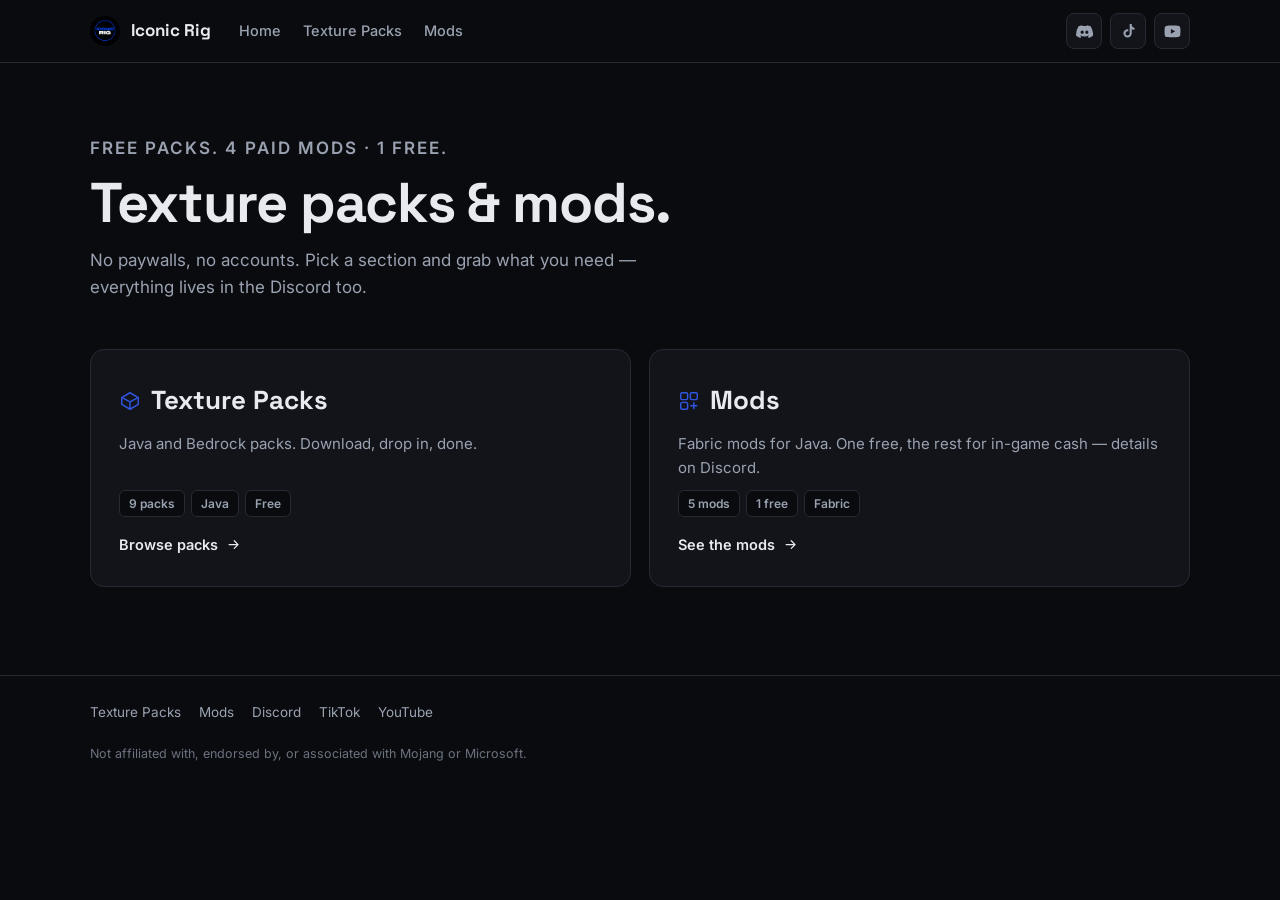
<file: index.html>
<!DOCTYPE html>
<html lang="en">
<head>
  <meta charset="UTF-8" />
  <meta name="viewport" content="width=device-width, initial-scale=1.0" />
  <title>Iconic Rig — Texture Packs & Mods</title>
  <meta name="description" content="Minecraft texture packs and Fabric mods from Iconic Rig. Free packs, one free mod, the rest for in-game cash — all on Discord." />
  <link rel="icon" href="logo.png" type="image/png" />
  <link rel="preconnect" href="https://fonts.googleapis.com" />
  <link rel="preconnect" href="https://fonts.gstatic.com" crossorigin />
  <link href="https://fonts.googleapis.com/css2?family=Inter:wght@400;500;600;700&family=Space+Grotesk:wght@500;600;700&display=swap" rel="stylesheet" />
  <link rel="stylesheet" href="style.css?v=16" />
</head>
<body>

  <header class="site-head">
    <div class="container head-inner">
      <a class="brand" href="index.html">
        <img src="logo.png" alt="Iconic Rig logo" class="brand-mark" />
        <span>Iconic Rig</span>
      </a>

      <nav class="nav" id="nav">
        <a href="index.html">Home</a>
        <a href="packs.html">Texture Packs</a>
        <a href="mods.html">Mods</a>
        <div class="nav-socials">
          <a class="soc" href="#" data-discord target="_blank" rel="noopener" title="Discord" aria-label="Discord">
            <svg viewBox="0 0 24 24" fill="currentColor" aria-hidden="true"><path d="M20.3 4.4A19.8 19.8 0 0 0 15.4 3c-.2.4-.5 1-.6 1.4a18.3 18.3 0 0 0-5.5 0C9.1 4 8.8 3.4 8.6 3a19.7 19.7 0 0 0-4.9 1.5A20.4 20.4 0 0 0 .2 18.1a19.9 19.9 0 0 0 6 3c.5-.6.9-1.3 1.3-2-.7-.3-1.4-.6-2-1l.5-.4a14.2 14.2 0 0 0 12.2 0l.5.4c-.7.4-1.3.7-2 1 .4.7.8 1.4 1.3 2a19.8 19.8 0 0 0 6-3A20.3 20.3 0 0 0 20.3 4.4ZM8.7 15.3c-1.2 0-2.2-1.1-2.2-2.4s1-2.4 2.2-2.4 2.2 1.1 2.2 2.4-1 2.4-2.2 2.4Zm6.6 0c-1.2 0-2.2-1.1-2.2-2.4s1-2.4 2.2-2.4 2.2 1.1 2.2 2.4-1 2.4-2.2 2.4Z"/></svg>
          </a>
          <a class="soc" href="#" data-tiktok target="_blank" rel="noopener" title="TikTok" aria-label="TikTok">
            <svg viewBox="0 0 24 24" fill="currentColor" aria-hidden="true"><path d="M16.6 3c.4 2 1.7 3.4 3.9 3.6v3c-1.5 0-2.9-.5-3.9-1.3v6.3a5.9 5.9 0 1 1-5.9-5.9c.3 0 .7 0 1 .1v3.1a2.9 2.9 0 1 0 2 2.7V1.5h2.9c0 .5 0 1 .1 1.5Z"/></svg>
          </a>
          <a class="soc" href="#" data-youtube target="_blank" rel="noopener" title="YouTube" aria-label="YouTube">
            <svg viewBox="0 0 24 24" fill="currentColor" aria-hidden="true"><path d="M23 7.2s-.2-1.6-.9-2.3c-.9-.9-1.9-.9-2.3-1C16.6 3.6 12 3.6 12 3.6s-4.6 0-7.8.3c-.4.1-1.4.1-2.3 1-.7.7-.9 2.3-.9 2.3S.8 9.1.8 11v1.8c0 1.9.2 3.8.2 3.8s.2 1.6.9 2.3c.9.9 2 .9 2.5 1 1.8.2 7.6.3 7.6.3s4.6 0 7.8-.4c.4-.1 1.4-.1 2.3-1 .7-.7.9-2.3.9-2.3s.2-1.9.2-3.8V11c0-1.9-.2-3.8-.2-3.8ZM9.7 15V8.4l6.1 3.3L9.7 15Z"/></svg>
          </a>
        </div>
      </nav>

      <div class="head-socials" id="headSocials">
        <a class="soc" href="#" data-discord target="_blank" rel="noopener" title="Discord" aria-label="Discord">
          <svg viewBox="0 0 24 24" fill="currentColor" aria-hidden="true"><path d="M20.3 4.4A19.8 19.8 0 0 0 15.4 3c-.2.4-.5 1-.6 1.4a18.3 18.3 0 0 0-5.5 0C9.1 4 8.8 3.4 8.6 3a19.7 19.7 0 0 0-4.9 1.5A20.4 20.4 0 0 0 .2 18.1a19.9 19.9 0 0 0 6 3c.5-.6.9-1.3 1.3-2-.7-.3-1.4-.6-2-1l.5-.4a14.2 14.2 0 0 0 12.2 0l.5.4c-.7.4-1.3.7-2 1 .4.7.8 1.4 1.3 2a19.8 19.8 0 0 0 6-3A20.3 20.3 0 0 0 20.3 4.4ZM8.7 15.3c-1.2 0-2.2-1.1-2.2-2.4s1-2.4 2.2-2.4 2.2 1.1 2.2 2.4-1 2.4-2.2 2.4Zm6.6 0c-1.2 0-2.2-1.1-2.2-2.4s1-2.4 2.2-2.4 2.2 1.1 2.2 2.4-1 2.4-2.2 2.4Z"/></svg>
        </a>
        <a class="soc" href="#" data-tiktok target="_blank" rel="noopener" title="TikTok" aria-label="TikTok">
          <svg viewBox="0 0 24 24" fill="currentColor" aria-hidden="true"><path d="M16.6 3c.4 2 1.7 3.4 3.9 3.6v3c-1.5 0-2.9-.5-3.9-1.3v6.3a5.9 5.9 0 1 1-5.9-5.9c.3 0 .7 0 1 .1v3.1a2.9 2.9 0 1 0 2 2.7V1.5h2.9c0 .5 0 1 .1 1.5Z"/></svg>
        </a>
        <a class="soc" href="#" data-youtube target="_blank" rel="noopener" title="YouTube" aria-label="YouTube">
          <svg viewBox="0 0 24 24" fill="currentColor" aria-hidden="true"><path d="M23 7.2s-.2-1.6-.9-2.3c-.9-.9-1.9-.9-2.3-1C16.6 3.6 12 3.6 12 3.6s-4.6 0-7.8.3c-.4.1-1.4.1-2.3 1-.7.7-.9 2.3-.9 2.3S.8 9.1.8 11v1.8c0 1.9.2 3.8.2 3.8s.2 1.6.9 2.3c.9.9 2 .9 2.5 1 1.8.2 7.6.3 7.6.3s4.6 0 7.8-.4c.4-.1 1.4-.1 2.3-1 .7-.7.9-2.3.9-2.3s.2-1.9.2-3.8V11c0-1.9-.2-3.8-.2-3.8ZM9.7 15V8.4l6.1 3.3L9.7 15Z"/></svg>
        </a>
      </div>

      <button class="nav-toggle" id="navToggle" aria-label="Menu" aria-expanded="false">
        <span></span><span></span><span></span>
      </button>
    </div>
  </header>

  <main>
    <section class="page-head container">
      <p class="kicker">Free packs. 4 paid mods · 1 free.</p>
      <h1>Texture packs &amp; mods.</h1>
      <p>No paywalls, no accounts. Pick a section and grab what you need — everything lives in the Discord too.</p>
    </section>

    <div class="container dir-grid">
      <a class="dir-tile" href="packs.html">
        <h2>
          <svg class="ico" viewBox="0 0 24 24" fill="none" stroke="currentColor" stroke-width="1.6" stroke-linecap="round" stroke-linejoin="round" aria-hidden="true"><path d="M21 8.2 12 3 3 8.2v7.6L12 21l9-5.2V8.2Z"/><path d="M3.3 8.3 12 13l8.7-4.7M12 13v8"/></svg>
          Texture Packs
        </h2>
        <p>Java and Bedrock packs. Download, drop in, done.</p>
        <div class="dir-meta" id="packsMeta"></div>
        <span class="go">Browse packs
          <svg class="ico" viewBox="0 0 24 24" fill="none" stroke="currentColor" stroke-width="2" stroke-linecap="round" stroke-linejoin="round" aria-hidden="true"><path d="M5 12h14M13 6l6 6-6 6"/></svg>
        </span>
      </a>

      <a class="dir-tile" href="mods.html">
        <h2>
          <svg class="ico" viewBox="0 0 24 24" fill="none" stroke="currentColor" stroke-width="1.6" stroke-linecap="round" stroke-linejoin="round" aria-hidden="true"><rect x="3" y="3" width="7.5" height="7.5" rx="1.5"/><rect x="13.5" y="3" width="7.5" height="7.5" rx="1.5"/><rect x="3" y="13.5" width="7.5" height="7.5" rx="1.5"/><path d="M17.25 14v6.5M14 17.25h6.5"/></svg>
          Mods
        </h2>
        <p>Fabric mods for Java. One free, the rest for in-game cash — details on Discord.</p>
        <div class="dir-meta" id="modsMeta"></div>
        <span class="go">See the mods
          <svg class="ico" viewBox="0 0 24 24" fill="none" stroke="currentColor" stroke-width="2" stroke-linecap="round" stroke-linejoin="round" aria-hidden="true"><path d="M5 12h14M13 6l6 6-6 6"/></svg>
        </span>
      </a>
    </div>
  </main>

  <footer class="site-foot">
    <div class="container foot-inner">
      <nav class="foot-links">
        <a href="packs.html">Texture Packs</a>
        <a href="mods.html">Mods</a>
        <a href="#" data-discord target="_blank" rel="noopener">Discord</a>
        <a href="#" data-tiktok target="_blank" rel="noopener">TikTok</a>
        <a href="#" data-youtube target="_blank" rel="noopener">YouTube</a>
      </nav>
      <p class="foot-note">Not affiliated with, endorsed by, or associated with Mojang or Microsoft.</p>
    </div>
  </footer>

  <script src="main.js?v=16"></script>
</body>
</html>
</file>
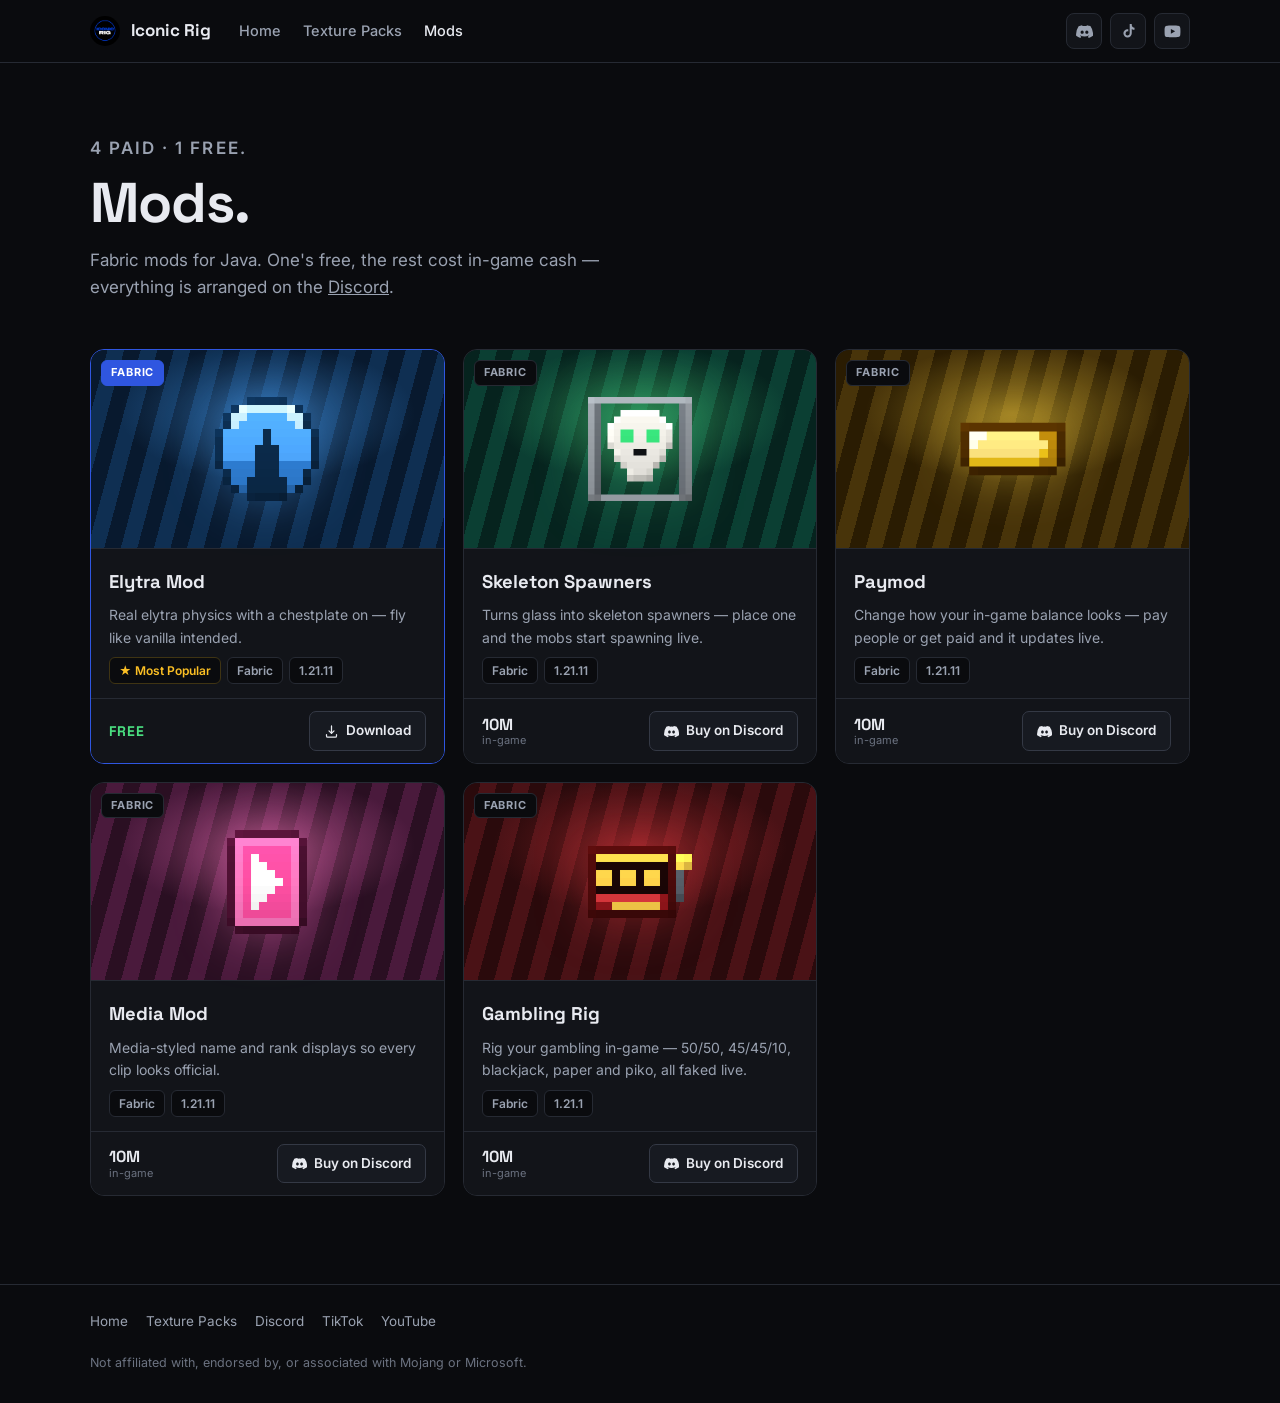
<file: mods.html>
<!DOCTYPE html>
<html lang="en">
<head>
  <meta charset="UTF-8" />
  <meta name="viewport" content="width=device-width, initial-scale=1.0" />
  <title>Mods — Iconic Rig</title>
  <meta name="description" content="Minecraft Fabric mods for Java. One free, the rest for in-game cash — all arranged on the Discord." />
  <link rel="icon" href="logo.png" type="image/png" />
  <link rel="preconnect" href="https://fonts.googleapis.com" />
  <link rel="preconnect" href="https://fonts.gstatic.com" crossorigin />
  <link href="https://fonts.googleapis.com/css2?family=Inter:wght@400;500;600;700&family=Space+Grotesk:wght@500;600;700&display=swap" rel="stylesheet" />
  <link rel="stylesheet" href="style.css?v=16" />
</head>
<body>

  <header class="site-head">
    <div class="container head-inner">
      <a class="brand" href="index.html">
        <img src="logo.png" alt="Iconic Rig logo" class="brand-mark" />
        <span>Iconic Rig</span>
      </a>

      <nav class="nav" id="nav">
        <a href="index.html">Home</a>
        <a href="packs.html">Texture Packs</a>
        <a href="mods.html" class="active">Mods</a>
        <div class="nav-socials">
          <a class="soc" href="#" data-discord target="_blank" rel="noopener" title="Discord" aria-label="Discord">
            <svg viewBox="0 0 24 24" fill="currentColor" aria-hidden="true"><path d="M20.3 4.4A19.8 19.8 0 0 0 15.4 3c-.2.4-.5 1-.6 1.4a18.3 18.3 0 0 0-5.5 0C9.1 4 8.8 3.4 8.6 3a19.7 19.7 0 0 0-4.9 1.5A20.4 20.4 0 0 0 .2 18.1a19.9 19.9 0 0 0 6 3c.5-.6.9-1.3 1.3-2-.7-.3-1.4-.6-2-1l.5-.4a14.2 14.2 0 0 0 12.2 0l.5.4c-.7.4-1.3.7-2 1 .4.7.8 1.4 1.3 2a19.8 19.8 0 0 0 6-3A20.3 20.3 0 0 0 20.3 4.4ZM8.7 15.3c-1.2 0-2.2-1.1-2.2-2.4s1-2.4 2.2-2.4 2.2 1.1 2.2 2.4-1 2.4-2.2 2.4Zm6.6 0c-1.2 0-2.2-1.1-2.2-2.4s1-2.4 2.2-2.4 2.2 1.1 2.2 2.4-1 2.4-2.2 2.4Z"/></svg>
          </a>
          <a class="soc" href="#" data-tiktok target="_blank" rel="noopener" title="TikTok" aria-label="TikTok">
            <svg viewBox="0 0 24 24" fill="currentColor" aria-hidden="true"><path d="M16.6 3c.4 2 1.7 3.4 3.9 3.6v3c-1.5 0-2.9-.5-3.9-1.3v6.3a5.9 5.9 0 1 1-5.9-5.9c.3 0 .7 0 1 .1v3.1a2.9 2.9 0 1 0 2 2.7V1.5h2.9c0 .5 0 1 .1 1.5Z"/></svg>
          </a>
          <a class="soc" href="#" data-youtube target="_blank" rel="noopener" title="YouTube" aria-label="YouTube">
            <svg viewBox="0 0 24 24" fill="currentColor" aria-hidden="true"><path d="M23 7.2s-.2-1.6-.9-2.3c-.9-.9-1.9-.9-2.3-1C16.6 3.6 12 3.6 12 3.6s-4.6 0-7.8.3c-.4.1-1.4.1-2.3 1-.7.7-.9 2.3-.9 2.3S.8 9.1.8 11v1.8c0 1.9.2 3.8.2 3.8s.2 1.6.9 2.3c.9.9 2 .9 2.5 1 1.8.2 7.6.3 7.6.3s4.6 0 7.8-.4c.4-.1 1.4-.1 2.3-1 .7-.7.9-2.3.9-2.3s.2-1.9.2-3.8V11c0-1.9-.2-3.8-.2-3.8ZM9.7 15V8.4l6.1 3.3L9.7 15Z"/></svg>
          </a>
        </div>
      </nav>

      <div class="head-socials" id="headSocials">
        <a class="soc" href="#" data-discord target="_blank" rel="noopener" title="Discord" aria-label="Discord">
          <svg viewBox="0 0 24 24" fill="currentColor" aria-hidden="true"><path d="M20.3 4.4A19.8 19.8 0 0 0 15.4 3c-.2.4-.5 1-.6 1.4a18.3 18.3 0 0 0-5.5 0C9.1 4 8.8 3.4 8.6 3a19.7 19.7 0 0 0-4.9 1.5A20.4 20.4 0 0 0 .2 18.1a19.9 19.9 0 0 0 6 3c.5-.6.9-1.3 1.3-2-.7-.3-1.4-.6-2-1l.5-.4a14.2 14.2 0 0 0 12.2 0l.5.4c-.7.4-1.3.7-2 1 .4.7.8 1.4 1.3 2a19.8 19.8 0 0 0 6-3A20.3 20.3 0 0 0 20.3 4.4ZM8.7 15.3c-1.2 0-2.2-1.1-2.2-2.4s1-2.4 2.2-2.4 2.2 1.1 2.2 2.4-1 2.4-2.2 2.4Zm6.6 0c-1.2 0-2.2-1.1-2.2-2.4s1-2.4 2.2-2.4 2.2 1.1 2.2 2.4-1 2.4-2.2 2.4Z"/></svg>
        </a>
        <a class="soc" href="#" data-tiktok target="_blank" rel="noopener" title="TikTok" aria-label="TikTok">
          <svg viewBox="0 0 24 24" fill="currentColor" aria-hidden="true"><path d="M16.6 3c.4 2 1.7 3.4 3.9 3.6v3c-1.5 0-2.9-.5-3.9-1.3v6.3a5.9 5.9 0 1 1-5.9-5.9c.3 0 .7 0 1 .1v3.1a2.9 2.9 0 1 0 2 2.7V1.5h2.9c0 .5 0 1 .1 1.5Z"/></svg>
        </a>
        <a class="soc" href="#" data-youtube target="_blank" rel="noopener" title="YouTube" aria-label="YouTube">
          <svg viewBox="0 0 24 24" fill="currentColor" aria-hidden="true"><path d="M23 7.2s-.2-1.6-.9-2.3c-.9-.9-1.9-.9-2.3-1C16.6 3.6 12 3.6 12 3.6s-4.6 0-7.8.3c-.4.1-1.4.1-2.3 1-.7.7-.9 2.3-.9 2.3S.8 9.1.8 11v1.8c0 1.9.2 3.8.2 3.8s.2 1.6.9 2.3c.9.9 2 .9 2.5 1 1.8.2 7.6.3 7.6.3s4.6 0 7.8-.4c.4-.1 1.4.1 2.3-1 .7-.7.9-2.3.9-2.3s.2-1.9.2-3.8V11c0-1.9-.2-3.8-.2-3.8ZM9.7 15V8.4l6.1 3.3L9.7 15Z"/></svg>
        </a>
      </div>

      <button class="nav-toggle" id="navToggle" aria-label="Menu" aria-expanded="false">
        <span></span><span></span><span></span>
      </button>
    </div>
  </header>

  <main>
    <section class="page-head container">
      <p class="kicker">4 paid · 1 free.</p>
      <h1>Mods.</h1>
      <p>Fabric mods for Java. One's free, the rest cost in-game cash — everything is arranged on the <a href="#" data-discord target="_blank" rel="noopener" style="text-decoration: underline;">Discord</a>.</p>
    </section>

    <div class="container">
      <div class="grid" id="modsGrid"><!-- rendered by main.js --></div>
    </div>
  </main>

  <footer class="site-foot">
    <div class="container foot-inner">
      <nav class="foot-links">
        <a href="index.html">Home</a>
        <a href="packs.html">Texture Packs</a>
        <a href="#" data-discord target="_blank" rel="noopener">Discord</a>
        <a href="#" data-tiktok target="_blank" rel="noopener">TikTok</a>
        <a href="#" data-youtube target="_blank" rel="noopener">YouTube</a>
      </nav>
      <p class="foot-note">Not affiliated with, endorsed by, or associated with Mojang or Microsoft.</p>
    </div>
  </footer>

  <script src="main.js?v=16"></script>
</body>
</html>
</file>
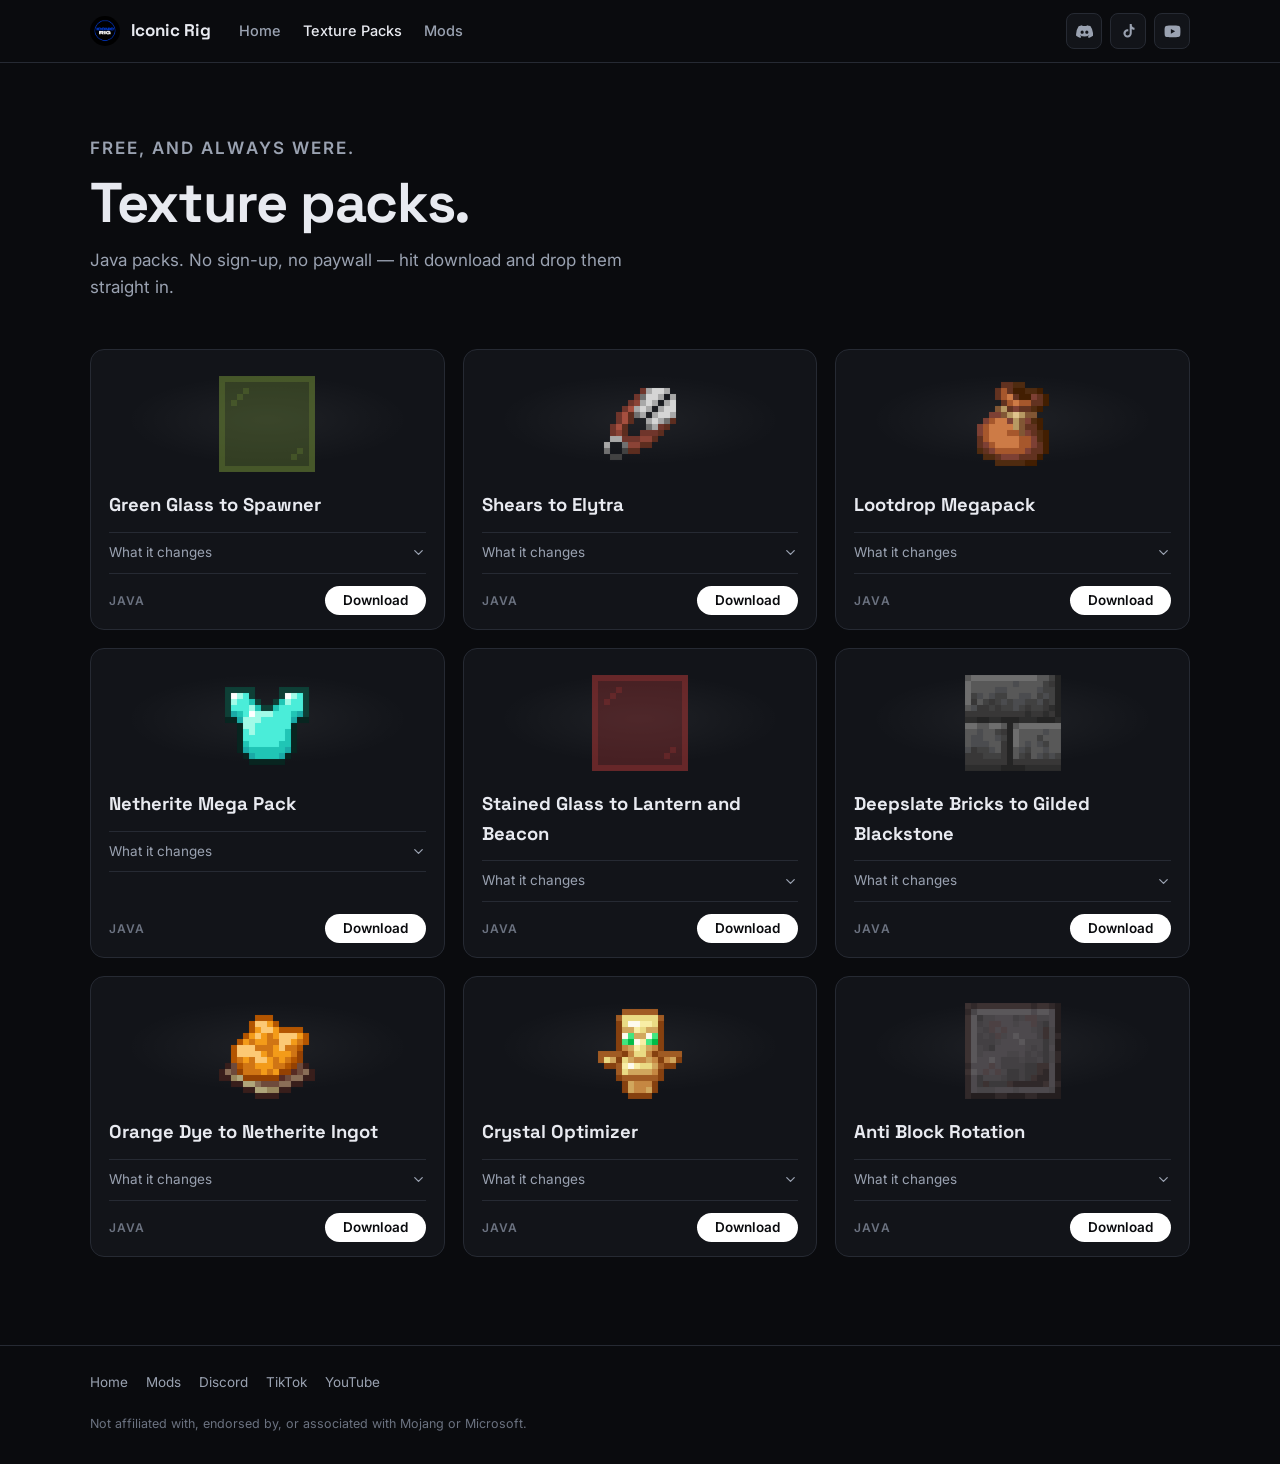
<file: packs.html>
<!DOCTYPE html>
<html lang="en">
<head>
  <meta charset="UTF-8" />
  <meta name="viewport" content="width=device-width, initial-scale=1.0" />
  <title>Texture Packs — Iconic Rig</title>
  <meta name="description" content="Free Minecraft texture packs for Java. No sign-up, no paywall — just download." />
  <link rel="icon" href="logo.png" type="image/png" />
  <link rel="preconnect" href="https://fonts.googleapis.com" />
  <link rel="preconnect" href="https://fonts.gstatic.com" crossorigin />
  <link href="https://fonts.googleapis.com/css2?family=Inter:wght@400;500;600;700&family=Space+Grotesk:wght@500;600;700&display=swap" rel="stylesheet" />
  <link rel="stylesheet" href="style.css?v=16" />
</head>
<body>

  <header class="site-head">
    <div class="container head-inner">
      <a class="brand" href="index.html">
        <img src="logo.png" alt="Iconic Rig logo" class="brand-mark" />
        <span>Iconic Rig</span>
      </a>

      <nav class="nav" id="nav">
        <a href="index.html">Home</a>
        <a href="packs.html" class="active">Texture Packs</a>
        <a href="mods.html">Mods</a>
        <div class="nav-socials">
          <a class="soc" href="#" data-discord target="_blank" rel="noopener" title="Discord" aria-label="Discord">
            <svg viewBox="0 0 24 24" fill="currentColor" aria-hidden="true"><path d="M20.3 4.4A19.8 19.8 0 0 0 15.4 3c-.2.4-.5 1-.6 1.4a18.3 18.3 0 0 0-5.5 0C9.1 4 8.8 3.4 8.6 3a19.7 19.7 0 0 0-4.9 1.5A20.4 20.4 0 0 0 .2 18.1a19.9 19.9 0 0 0 6 3c.5-.6.9-1.3 1.3-2-.7-.3-1.4-.6-2-1l.5-.4a14.2 14.2 0 0 0 12.2 0l.5.4c-.7.4-1.3.7-2 1 .4.7.8 1.4 1.3 2a19.8 19.8 0 0 0 6-3A20.3 20.3 0 0 0 20.3 4.4ZM8.7 15.3c-1.2 0-2.2-1.1-2.2-2.4s1-2.4 2.2-2.4 2.2 1.1 2.2 2.4-1 2.4-2.2 2.4Zm6.6 0c-1.2 0-2.2-1.1-2.2-2.4s1-2.4 2.2-2.4 2.2 1.1 2.2 2.4-1 2.4-2.2 2.4Z"/></svg>
          </a>
          <a class="soc" href="#" data-tiktok target="_blank" rel="noopener" title="TikTok" aria-label="TikTok">
            <svg viewBox="0 0 24 24" fill="currentColor" aria-hidden="true"><path d="M16.6 3c.4 2 1.7 3.4 3.9 3.6v3c-1.5 0-2.9-.5-3.9-1.3v6.3a5.9 5.9 0 1 1-5.9-5.9c.3 0 .7 0 1 .1v3.1a2.9 2.9 0 1 0 2 2.7V1.5h2.9c0 .5 0 1 .1 1.5Z"/></svg>
          </a>
          <a class="soc" href="#" data-youtube target="_blank" rel="noopener" title="YouTube" aria-label="YouTube">
            <svg viewBox="0 0 24 24" fill="currentColor" aria-hidden="true"><path d="M23 7.2s-.2-1.6-.9-2.3c-.9-.9-1.9-.9-2.3-1C16.6 3.6 12 3.6 12 3.6s-4.6 0-7.8.3c-.4.1-1.4.1-2.3 1-.7.7-.9 2.3-.9 2.3S.8 9.1.8 11v1.8c0 1.9.2 3.8.2 3.8s.2 1.6.9 2.3c.9.9 2 .9 2.5 1 1.8.2 7.6.3 7.6.3s4.6 0 7.8-.4c.4-.1 1.4-.1 2.3-1 .7-.7.9-2.3.9-2.3s.2-1.9.2-3.8V11c0-1.9-.2-3.8-.2-3.8ZM9.7 15V8.4l6.1 3.3L9.7 15Z"/></svg>
          </a>
        </div>
      </nav>

      <div class="head-socials" id="headSocials">
        <a class="soc" href="#" data-discord target="_blank" rel="noopener" title="Discord" aria-label="Discord">
          <svg viewBox="0 0 24 24" fill="currentColor" aria-hidden="true"><path d="M20.3 4.4A19.8 19.8 0 0 0 15.4 3c-.2.4-.5 1-.6 1.4a18.3 18.3 0 0 0-5.5 0C9.1 4 8.8 3.4 8.6 3a19.7 19.7 0 0 0-4.9 1.5A20.4 20.4 0 0 0 .2 18.1a19.9 19.9 0 0 0 6 3c.5-.6.9-1.3 1.3-2-.7-.3-1.4-.6-2-1l.5-.4a14.2 14.2 0 0 0 12.2 0l.5.4c-.7.4-1.3.7-2 1 .4.7.8 1.4 1.3 2a19.8 19.8 0 0 0 6-3A20.3 20.3 0 0 0 20.3 4.4ZM8.7 15.3c-1.2 0-2.2-1.1-2.2-2.4s1-2.4 2.2-2.4 2.2 1.1 2.2 2.4-1 2.4-2.2 2.4Zm6.6 0c-1.2 0-2.2-1.1-2.2-2.4s1-2.4 2.2-2.4 2.2 1.1 2.2 2.4-1 2.4-2.2 2.4Z"/></svg>
        </a>
        <a class="soc" href="#" data-tiktok target="_blank" rel="noopener" title="TikTok" aria-label="TikTok">
          <svg viewBox="0 0 24 24" fill="currentColor" aria-hidden="true"><path d="M16.6 3c.4 2 1.7 3.4 3.9 3.6v3c-1.5 0-2.9-.5-3.9-1.3v6.3a5.9 5.9 0 1 1-5.9-5.9c.3 0 .7 0 1 .1v3.1a2.9 2.9 0 1 0 2 2.7V1.5h2.9c0 .5 0 1 .1 1.5Z"/></svg>
        </a>
        <a class="soc" href="#" data-youtube target="_blank" rel="noopener" title="YouTube" aria-label="YouTube">
          <svg viewBox="0 0 24 24" fill="currentColor" aria-hidden="true"><path d="M23 7.2s-.2-1.6-.9-2.3c-.9-.9-1.9-.9-2.3-1C16.6 3.6 12 3.6 12 3.6s-4.6 0-7.8.3c-.4.1-1.4.1-2.3 1-.7.7-.9 2.3-.9 2.3S.8 9.1.8 11v1.8c0 1.9.2 3.8.2 3.8s.2 1.6.9 2.3c.9.9 2 .9 2.5 1 1.8.2 7.6.3 7.6.3s4.6 0 7.8-.4c.4-.1 1.4.1 2.3-1 .7-.7.9-2.3.9-2.3s.2-1.9.2-3.8V11c0-1.9-.2-3.8-.2-3.8ZM9.7 15V8.4l6.1 3.3L9.7 15Z"/></svg>
        </a>
      </div>

      <button class="nav-toggle" id="navToggle" aria-label="Menu" aria-expanded="false">
        <span></span><span></span><span></span>
      </button>
    </div>
  </header>

  <main>
    <section class="page-head container">
      <p class="kicker">Free, and always were.</p>
      <h1>Texture packs.</h1>
      <p>Java packs. No sign-up, no paywall — hit download and drop them straight in.</p>
    </section>

    <div class="container">
      <div class="grid" id="packsGrid"><!-- rendered by main.js --></div>
    </div>
  </main>

  <footer class="site-foot">
    <div class="container foot-inner">
      <nav class="foot-links">
        <a href="index.html">Home</a>
        <a href="mods.html">Mods</a>
        <a href="#" data-discord target="_blank" rel="noopener">Discord</a>
        <a href="#" data-tiktok target="_blank" rel="noopener">TikTok</a>
        <a href="#" data-youtube target="_blank" rel="noopener">YouTube</a>
      </nav>
      <p class="foot-note">Not affiliated with, endorsed by, or associated with Mojang or Microsoft.</p>
    </div>
  </footer>

  <script src="main.js?v=16"></script>
</body>
</html>
</file>
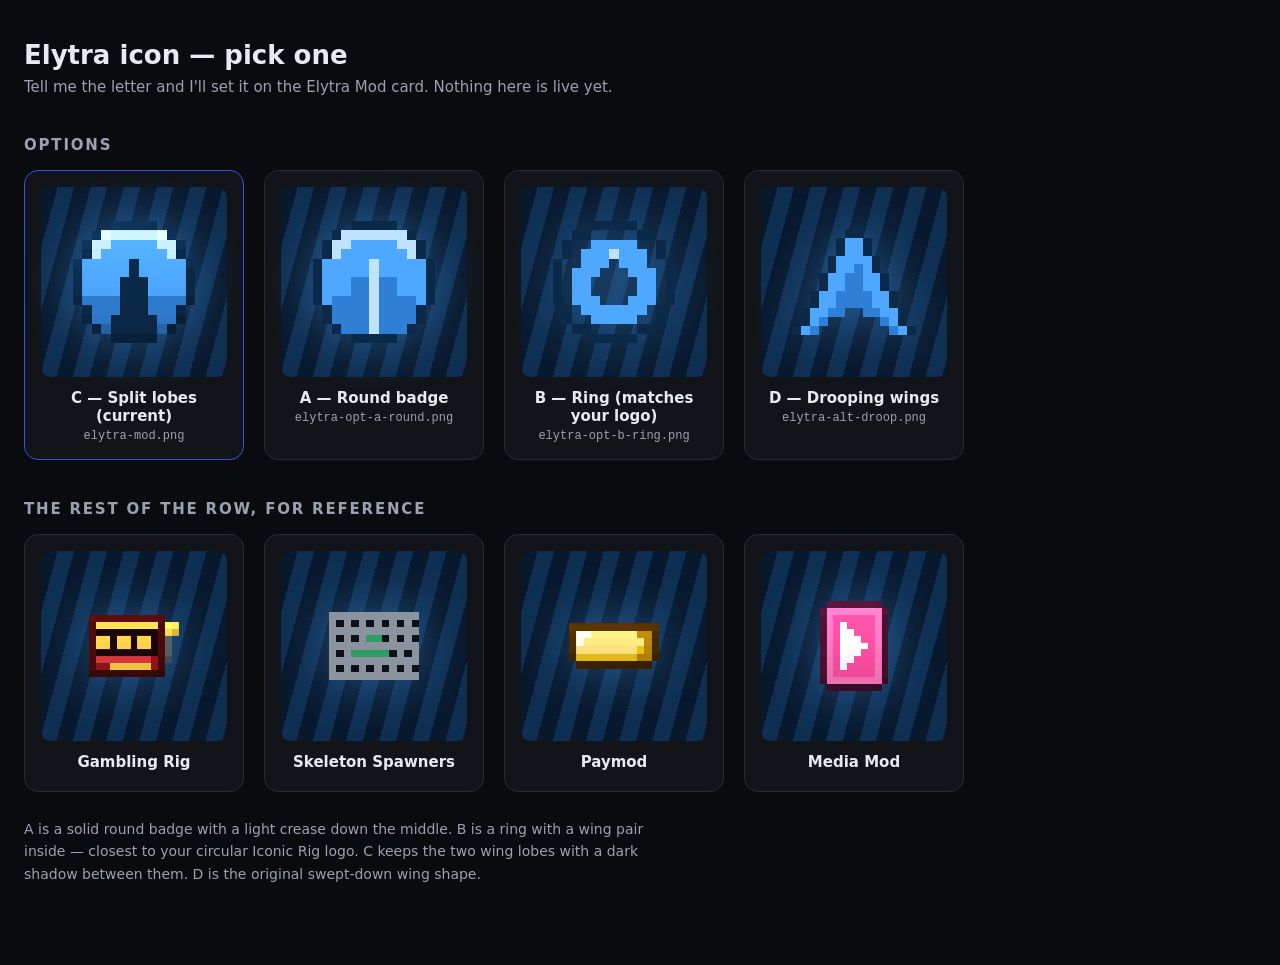
<file: tools/icon-options.html>
<!DOCTYPE html>
<html lang="en">
<head>
  <meta charset="UTF-8" />
  <meta name="viewport" content="width=device-width, initial-scale=1.0" />
  <title>Icon options — for review only</title>
  <style>
    :root { --bg: #0a0b0e; --panel: #121419; --line: #262a33; --text: #e8eaf0; --muted: #9aa2b1; }
    * { box-sizing: border-box; margin: 0; padding: 0; }
    body {
      background: var(--bg); color: var(--text); padding: 40px 24px 80px;
      font-family: "Inter", system-ui, -apple-system, "Segoe UI", sans-serif;
    }
    h1 { font-size: 26px; margin-bottom: 8px; }
    .sub { color: var(--muted); margin-bottom: 36px; font-size: 15px; }
    h2 { font-size: 15px; text-transform: uppercase; letter-spacing: 0.12em; color: var(--muted);
         margin: 40px 0 16px; }
    .row { display: flex; flex-wrap: wrap; gap: 20px; }
    .opt {
      width: 220px; background: var(--panel); border: 1px solid var(--line);
      border-radius: 14px; padding: 16px; text-align: center;
    }
    .opt.selected { border-color: #2f56e0; }
    .stage {
      height: 190px; border-radius: 10px; margin-bottom: 12px;
      display: flex; align-items: center; justify-content: center;
      background: repeating-linear-gradient(105deg, #08192e 0 16px, #0f2f52 16px 32px);
    }
    .opt img { width: 150px; height: 150px; object-fit: contain; image-rendering: pixelated;
               filter: drop-shadow(0 0 26px rgba(78, 168, 255, 0.42)); }
    .name { font-weight: 600; font-size: 15px; margin-bottom: 4px; }
    .file { color: var(--muted); font-size: 12px; font-family: ui-monospace, Menlo, monospace;
            word-break: break-all; }
    .note { color: var(--muted); font-size: 14px; margin-top: 26px; max-width: 620px; line-height: 1.6; }
    .ctx img { width: 110px; height: 110px; }
  </style>
</head>
<body>
  <h1>Elytra icon — pick one</h1>
  <p class="sub">Tell me the letter and I'll set it on the Elytra Mod card. Nothing here is live yet.</p>

  <h2>Options</h2>
  <div class="row">
    <div class="opt selected">
      <div class="stage"><img src="../images/mods/elytra-mod.png" alt="Option C" /></div>
      <div class="name">C — Split lobes (current)</div>
      <div class="file">elytra-mod.png</div>
    </div>
    <div class="opt">
      <div class="stage"><img src="../images/mods/elytra-opt-a-round.png" alt="Option A" /></div>
      <div class="name">A — Round badge</div>
      <div class="file">elytra-opt-a-round.png</div>
    </div>
    <div class="opt">
      <div class="stage"><img src="../images/mods/elytra-opt-b-ring.png" alt="Option B" /></div>
      <div class="name">B — Ring (matches your logo)</div>
      <div class="file">elytra-opt-b-ring.png</div>
    </div>
    <div class="opt">
      <div class="stage"><img src="../images/mods/elytra-alt-droop.png" alt="Option D" /></div>
      <div class="name">D — Drooping wings</div>
      <div class="file">elytra-alt-droop.png</div>
    </div>
  </div>

  <h2>The rest of the row, for reference</h2>
  <div class="row ctx">
    <div class="opt">
      <div class="stage"><img src="../images/mods/gambling-rig.png" alt="Gambling Rig" /></div>
      <div class="name">Gambling Rig</div>
    </div>
    <div class="opt">
      <div class="stage"><img src="../images/mods/skeleton-spawner-pixel.png" alt="Skeleton Spawners" /></div>
      <div class="name">Skeleton Spawners</div>
    </div>
    <div class="opt">
      <div class="stage"><img src="../images/mods/paymod.png" alt="Paymod" /></div>
      <div class="name">Paymod</div>
    </div>
    <div class="opt">
      <div class="stage"><img src="../images/mods/media-mod.png" alt="Media Mod" /></div>
      <div class="name">Media Mod</div>
    </div>
  </div>

  <p class="note">
    A is a solid round badge with a light crease down the middle. B is a ring with a wing pair
    inside — closest to your circular Iconic Rig logo. C keeps the two wing lobes with a dark
    shadow between them. D is the original swept-down wing shape.
  </p>
</body>
</html>
</file>
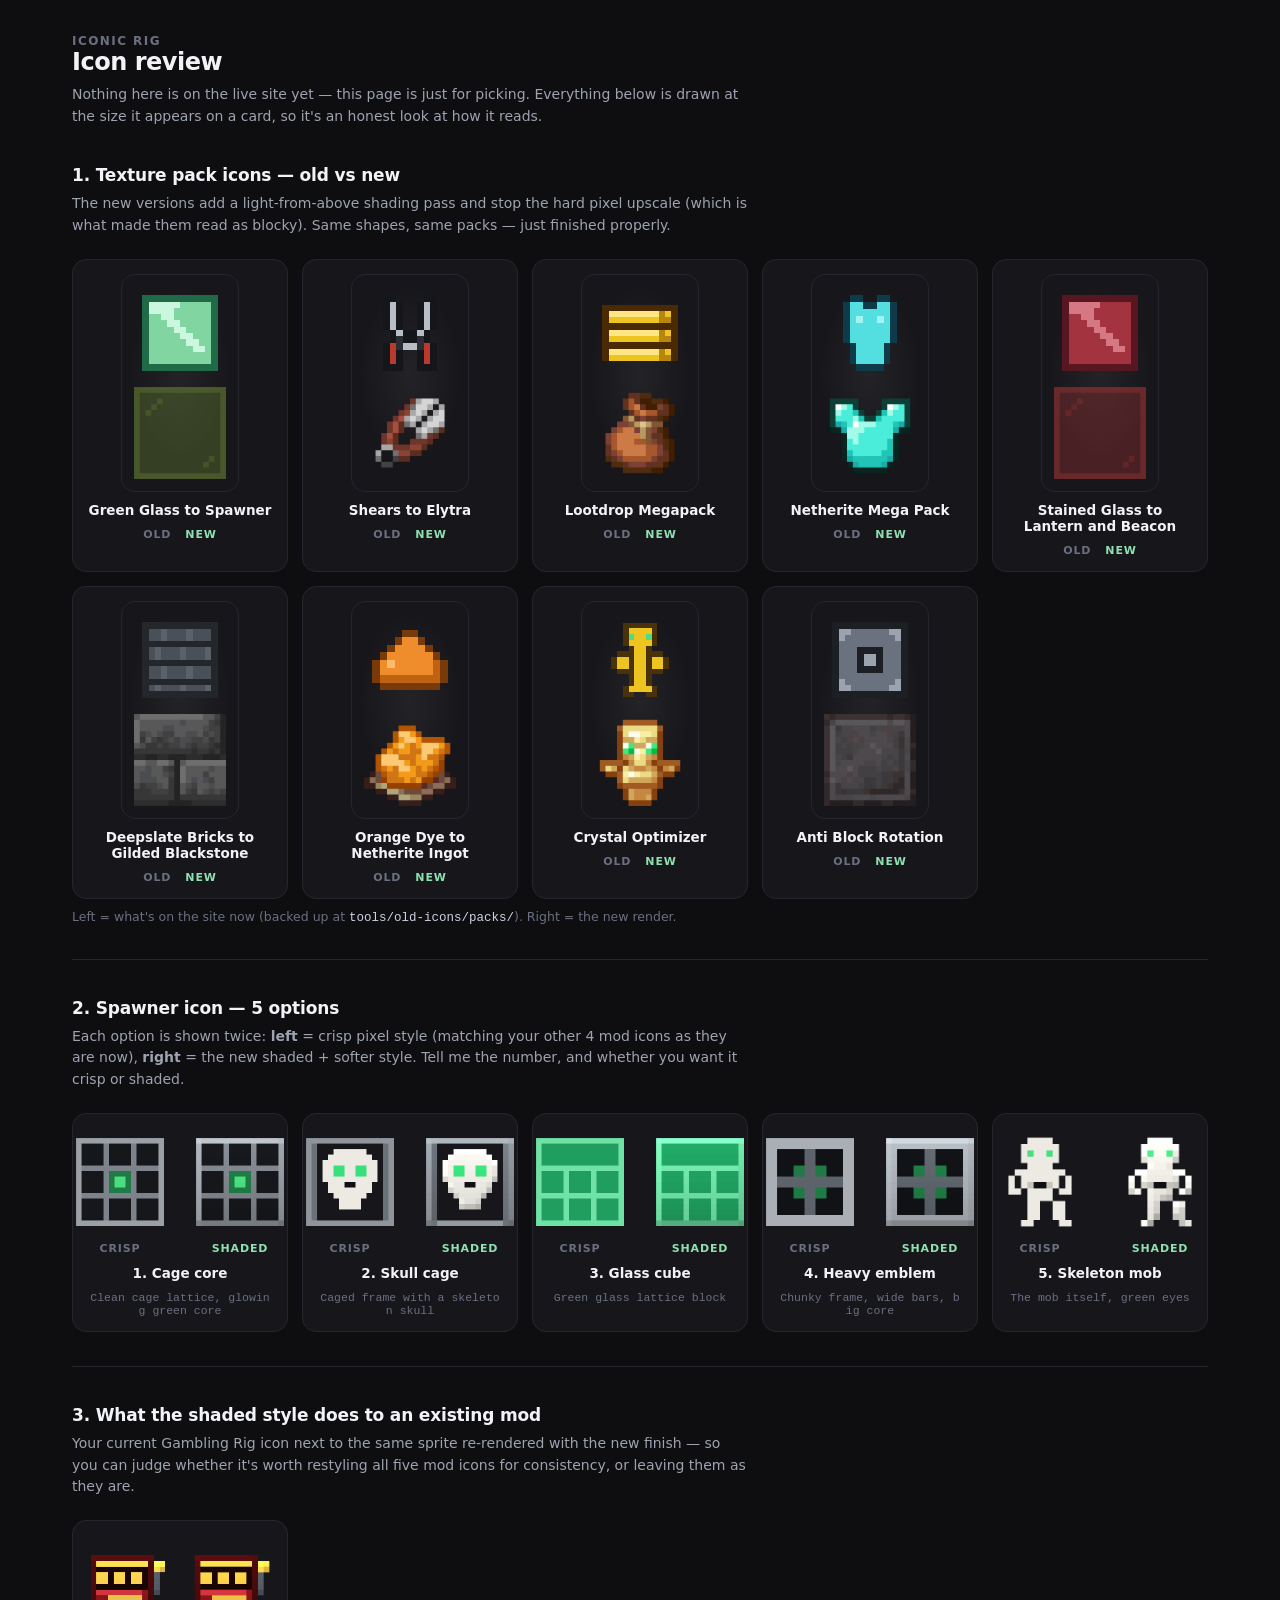
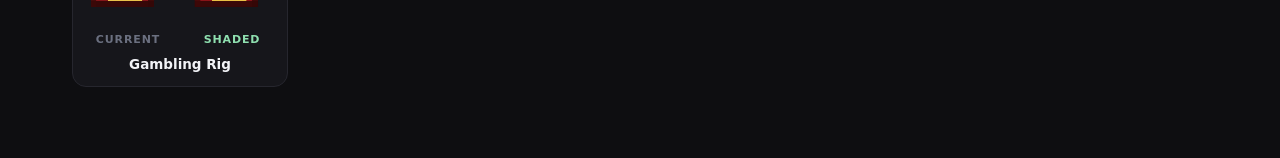
<file: tools/icon-review.html>
<!DOCTYPE html>
<html lang="en">
<head>
<meta charset="UTF-8" />
<meta name="viewport" content="width=device-width, initial-scale=1" />
<title>Icon review — Iconic Rig</title>
<style>
  :root {
    --bg: #0e0e11; --panel: #16161b; --line: #26262e;
    --text: #f2f3f7; --muted: #9ea3b0; --dim: #6b7080; --accent: #2f56e0;
  }
  * { box-sizing: border-box; }
  body {
    margin: 0 auto; padding: 34px 22px 70px; max-width: 1180px;
    background: var(--bg); color: var(--text);
    font-family: Inter, system-ui, -apple-system, "Segoe UI", sans-serif;
  }
  h1 { font-size: 24px; margin: 0 0 6px; letter-spacing: -0.02em; }
  h2 { font-size: 17px; margin: 38px 0 4px; letter-spacing: -0.01em; }
  .kicker { color: var(--dim); font-size: 12px; font-weight: 700; letter-spacing: 0.12em; text-transform: uppercase; }
  p.lede { color: var(--muted); font-size: 14px; line-height: 1.55; margin: 8px 0 22px; max-width: 76ch; }
  code { font-family: ui-monospace, Menlo, Consolas, monospace; font-size: 12.5px; color: #cdd3e2; }

  .grid { display: grid; grid-template-columns: repeat(auto-fill, minmax(215px, 1fr)); gap: 14px; }
  .cell {
    background: var(--panel); border: 1px solid var(--line); border-radius: 14px;
    padding: 14px; display: flex; flex-direction: column; gap: 10px; align-items: center;
  }
  .pair { display: flex; align-items: center; gap: 12px; }
  .shot { display: flex; flex-direction: column; align-items: center; gap: 6px; }
  .shot img { width: 92px; height: 92px; object-fit: contain; }
  .shot.big img { width: 108px; height: 108px; }
  /* old renders kept the hard pixel edges, new ones are filtered smoothly */
  .old img { image-rendering: pixelated; filter: saturate(0.96); }
  .new img { image-rendering: auto; }
  .cap { font-size: 11px; letter-spacing: 0.08em; text-transform: uppercase; color: var(--dim); font-weight: 700; }
  .cap.new { color: #8fe0b0; }
  .label { font-size: 13.5px; font-weight: 600; text-align: center; }
  .sub { font-size: 11.5px; color: var(--dim); font-family: ui-monospace, Menlo, monospace; word-break: break-all; text-align: center; }
  .card-preview {
    background: var(--panel); border: 1px solid var(--line); border-radius: 14px;
    padding: 12px; display: flex; flex-direction: column; align-items: center; gap: 8px; min-height: 138px;
    justify-content: center;
    background-image: radial-gradient(62% 58% at 50% 46%, rgba(255,255,255,0.055), transparent 72%);
  }
  .note { color: var(--dim); font-size: 12.5px; margin-top: 10px; }
  hr { border: 0; border-top: 1px solid var(--line); margin: 34px 0 0; }
</style>
</head>
<body>
  <div class="kicker">Iconic Rig</div>
  <h1>Icon review</h1>
  <p class="lede">
    Nothing here is on the live site yet — this page is just for picking. Everything below is drawn at
    the size it appears on a card, so it's an honest look at how it reads.
  </p>

  <h2>1. Texture pack icons — old vs new</h2>
  <p class="lede">
    The new versions add a light-from-above shading pass and stop the hard pixel upscale (which is what
    made them read as blocky). Same shapes, same packs — just finished properly.
  </p>
  <div class="grid" id="packGrid"></div>
  <p class="note">Left = what's on the site now (backed up at <code>tools/old-icons/packs/</code>). Right = the new render.</p>

  <hr />

  <h2>2. Spawner icon — 5 options</h2>
  <p class="lede">
    Each option is shown twice: <strong>left</strong> = crisp pixel style (matching your other 4 mod icons as
    they are now), <strong>right</strong> = the new shaded + softer style. Tell me the number, and whether you
    want it crisp or shaded.
  </p>
  <div class="grid" id="spawnerGrid"></div>

  <hr />

  <h2>3. What the shaded style does to an existing mod</h2>
  <p class="lede">
    Your current Gambling Rig icon next to the same sprite re-rendered with the new finish — so you can judge
    whether it's worth restyling all five mod icons for consistency, or leaving them as they are.
  </p>
  <div class="grid">
    <div class="cell">
      <div class="pair">
        <div class="shot old"><img src="../images/mods/gambling-rig.png" alt="Gambling Rig, current" /><span class="cap">Current</span></div>
        <div class="shot new"><img src="../images/options/gambling-rig-modern.png" alt="Gambling Rig, shaded" /><span class="cap new">Shaded</span></div>
      </div>
      <div class="label">Gambling Rig</div>
    </div>
  </div>

  <script>
    const PACKS = [
      ["Green Glass to Spawner", "green-glass-spawner"],
      ["Shears to Elytra", "shears-elytra"],
      ["Lootdrop Megapack", "lootdrop-megapack"],
      ["Netherite Mega Pack", "netherite-megapack"],
      ["Stained Glass to Lantern and Beacon", "stained-glass-lantern"],
      ["Deepslate Bricks to Gilded Blackstone", "deepslate-gilded"],
      ["Orange Dye to Netherite Ingot", "orange-dye-ingot"],
      ["Crystal Optimizer", "crystal-optimizer"],
      ["Anti Block Rotation", "anti-block-rotation"],
    ];

    // One card per pack, showing the icon the way .pack-top renders it.
    document.getElementById("packGrid").innerHTML = PACKS.map(([name, file]) => `
      <div class="cell">
        <div class="card-preview">
          <div class="shot old"><img src="old-icons/packs/${file}.png" alt="${name}, current" /></div>
          <div class="shot new"><img src="../images/packs/${file}.png" alt="${name}, new" /></div>
        </div>
        <div class="label">${name}</div>
        <div class="pair" style="gap:14px">
          <span class="cap">Old</span><span class="cap new">New</span>
        </div>
      </div>`).join("");

    const SPAWNERS = [
      ["1", "Cage core", "spawner-1-cage-core", "Clean cage lattice, glowing green core"],
      ["2", "Skull cage", "spawner-2-skull-cage", "Caged frame with a skeleton skull"],
      ["3", "Glass cube", "spawner-3-glass-cube", "Green glass lattice block"],
      ["4", "Heavy emblem", "spawner-4-heavy-emblem", "Chunky frame, wide bars, big core"],
      ["5", "Skeleton mob", "spawner-5-skeleton-mob", "The mob itself, green eyes"],
    ];

    document.getElementById("spawnerGrid").innerHTML = SPAWNERS.map(([n, title, file, sub]) => `
      <div class="cell">
        <div class="pair">
          <div class="shot big"><img src="../images/options/${file}.png" alt="${title}, crisp" /><span class="cap">Crisp</span></div>
          <div class="shot big"><img src="../images/options/soft/${file}.png" alt="${title}, shaded" /><span class="cap new">Shaded</span></div>
        </div>
        <div class="label">${n}. ${title}</div>
        <div class="sub">${sub}</div>
      </div>`).join("");
  </script>
</body>
</html>
</file>
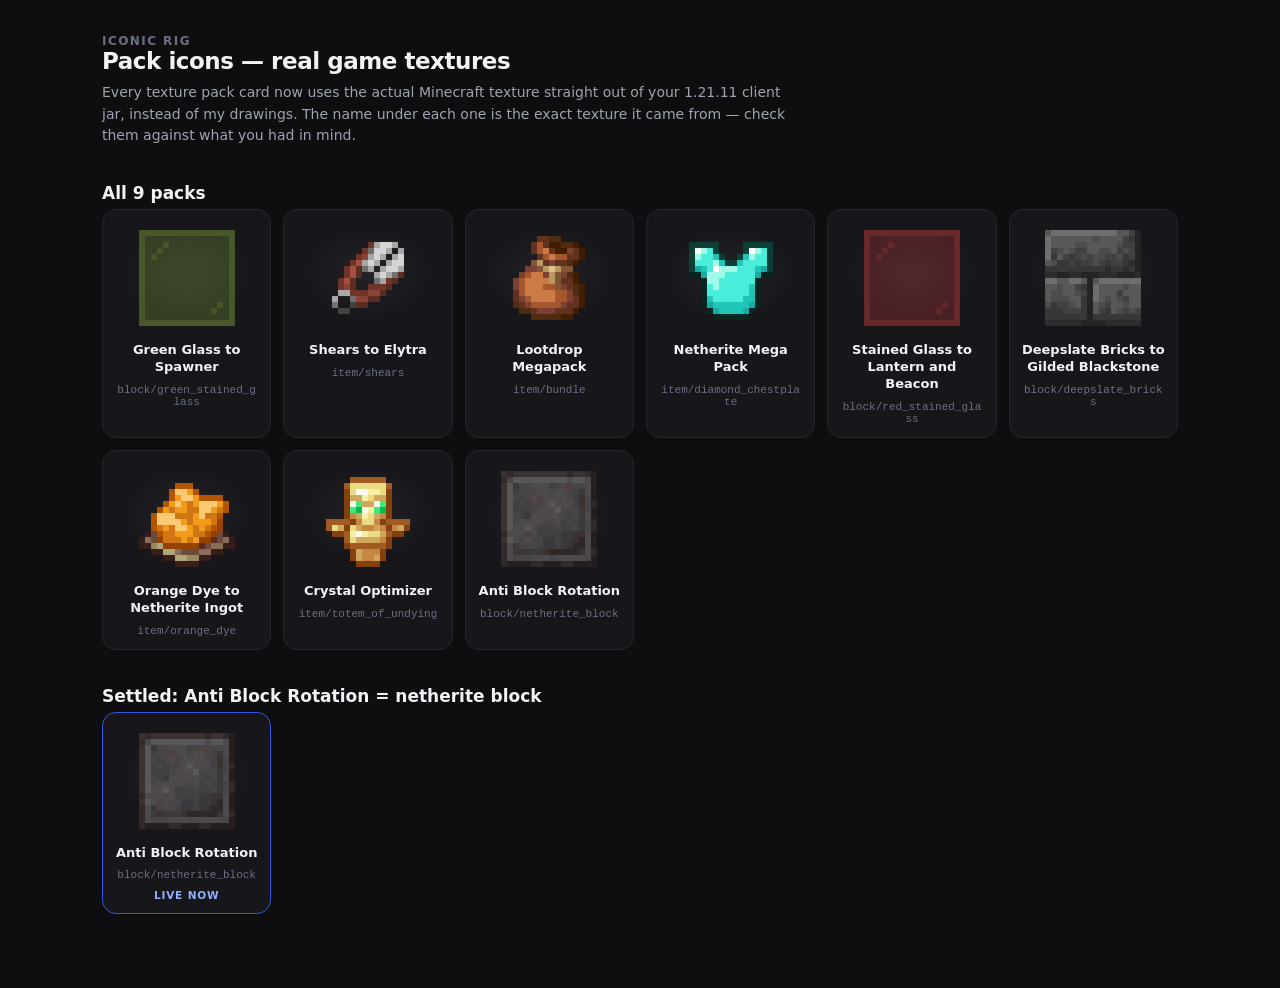
<file: tools/pack-icon-check.html>
<!DOCTYPE html>
<html lang="en">
<head>
<meta charset="UTF-8" />
<meta name="viewport" content="width=device-width, initial-scale=1" />
<title>Pack icons — real textures</title>
<style>
  :root { --bg:#0e0e11; --panel:#16161b; --line:#26262e; --text:#f2f3f7; --muted:#9ea3b0; --dim:#6b7080; }
  * { box-sizing: border-box; }
  body { margin:0 auto; padding:34px 22px 70px; max-width:1120px; background:var(--bg); color:var(--text);
         font-family: Inter, system-ui, -apple-system, "Segoe UI", sans-serif; }
  h1 { font-size:23px; margin:0 0 6px; letter-spacing:-0.02em; }
  h2 { font-size:17px; margin:36px 0 6px; }
  .kicker { color:var(--dim); font-size:12px; font-weight:700; letter-spacing:0.12em; text-transform:uppercase; }
  p { color:var(--muted); font-size:14px; line-height:1.55; margin:8px 0 20px; max-width:78ch; }
  code { font-family: ui-monospace, Menlo, Consolas, monospace; font-size:12.5px; color:#cdd3e2; }
  .grid { display:grid; grid-template-columns:repeat(auto-fill, minmax(150px, 1fr)); gap:12px; }
  .cell { background:var(--panel); border:1px solid var(--line); border-radius:14px; padding:12px;
          display:flex; flex-direction:column; align-items:center; gap:8px; text-align:center; }
  .cell.current { border-color:#2f56e0; }
  .shot { width:100%; min-height:112px; display:flex; align-items:center; justify-content:center; border-radius:10px;
          background:radial-gradient(62% 58% at 50% 46%, rgba(255,255,255,0.055), transparent 72%); }
  .shot img { width:96px; height:96px; object-fit:contain; }
  .name { font-size:13px; font-weight:600; line-height:1.3; }
  .tex { font-size:11px; color:var(--dim); font-family:ui-monospace, Menlo, monospace; word-break:break-all; }
  .pill { font-size:10.5px; font-weight:700; letter-spacing:0.08em; text-transform:uppercase; color:#8fb0ff; }
</style>
</head>
<body>
  <div class="kicker">Iconic Rig</div>
  <h1>Pack icons — real game textures</h1>
  <p>
    Every texture pack card now uses the actual Minecraft texture straight out of your
    1.21.11 client jar, instead of my drawings. The name under each one is the exact
    texture it came from — check them against what you had in mind.
  </p>

  <h2>All 9 packs</h2>
  <div class="grid" id="packs"></div>

  <h2>Settled: Anti Block Rotation = netherite block</h2>
  <div class="grid">
    <div class="cell current">
      <div class="shot"><img src="../images/packs/anti-block-rotation.png" alt="netherite block" /></div>
      <div class="name">Anti Block Rotation</div>
      <div class="tex">block/netherite_block</div>
      <div class="pill">Live now</div>
    </div>
  </div>

  <script>
    const PACKS = [
      ["Green Glass to Spawner", "green-glass-spawner", "block/green_stained_glass"],
      ["Shears to Elytra", "shears-elytra", "item/shears"],
      ["Lootdrop Megapack", "lootdrop-megapack", "item/bundle"],
      ["Netherite Mega Pack", "netherite-megapack", "item/diamond_chestplate"],
      ["Stained Glass to Lantern and Beacon", "stained-glass-lantern", "block/red_stained_glass"],
      ["Deepslate Bricks to Gilded Blackstone", "deepslate-gilded", "block/deepslate_bricks"],
      ["Orange Dye to Netherite Ingot", "orange-dye-ingot", "item/orange_dye"],
      ["Crystal Optimizer", "crystal-optimizer", "item/totem_of_undying"],
      ["Anti Block Rotation", "anti-block-rotation", "block/netherite_block"],
    ];

    document.getElementById("packs").innerHTML = PACKS.map(([name, file, tex]) => `
      <div class="cell">
        <div class="shot"><img src="../images/packs/${file}.png" alt="${name}" /></div>
        <div class="name">${name}</div>
        <div class="tex">${tex}</div>
      </div>`).join("");

    const GREY = [
      ["structure_block", "block/structure_block.png", true],
      ["chiseled_stone_bricks", "vanilla/extra/chiseled_stone_bricks.png", false],
      ["iron_block", "vanilla/extra/iron_block.png", false],
      ["piston_side", "vanilla/extra/piston_side.png", false],
      ["polished_deepslate", "vanilla/extra/polished_deepslate.png", false],
      ["smooth_stone", "vanilla/extra/smooth_stone.png", false],
    ];

    document.getElementById("grey").innerHTML = GREY.map(([name, src, current]) => `
      <div class="cell${current ? " current" : ""}">
        <div class="shot"><img src="${current ? "../images/packs/anti-block-rotation.png" : src}" alt="${name}" /></div>
        <div class="name">${name}</div>
        ${current ? '<div class="pill">Live now</div>' : ''}
      </div>`).join("");
  </script>
</body>
</html>
</file>
<file: style.css>
/* ============================================================
   Theme — flat, no gradients
   ============================================================ */
:root {
  --bg: #0a0b0e;
  --panel: #121419;
  --panel-2: #171a21;
  --line: #262a33;
  --line-2: #343945;
  --text: #e8eaf0;
  --muted: #9aa2b1;
  --dim: #6b7280;
  --accent: #2f56e0;  /* Iconic Rig blue */
  --accent-dim: #3d4aa8;
  --ok: #4ade80;
  --warn: #fbbf24;

  --r-lg: 14px;
  --r-md: 10px;

  --font-body: "Inter", system-ui, -apple-system, "Segoe UI", sans-serif;
  --font-head: "Space Grotesk", "Inter", system-ui, sans-serif;
  --max: 1100px;
}

* { margin: 0; padding: 0; box-sizing: border-box; }
html { scroll-behavior: smooth; }

body {
  background: var(--bg);
  color: var(--text);
  font-family: var(--font-body);
  font-size: 16px;
  line-height: 1.6;
  -webkit-font-smoothing: antialiased;
}

a { color: inherit; text-decoration: none; }
img { display: block; }

.container { width: min(var(--max), calc(100% - 40px)); margin-inline: auto; }

.ico { width: 1.05em; height: 1.05em; flex: none; }

/* ============================================================
   Buttons
   ============================================================ */
.btn {
  display: inline-flex; align-items: center; gap: 8px;
  padding: 11px 20px; border-radius: 8px;
  font-weight: 600; font-size: 14.5px; line-height: 1;
  border: 1px solid transparent; cursor: pointer;
  transition: background 0.15s ease, border-color 0.15s ease;
}
.btn:active { transform: translateY(1px); }

.btn-solid { background: var(--accent); color: #fff; }
.btn-solid:hover { background: #7d8bf9; }

.btn-line {
  background: transparent; color: var(--text); border-color: var(--line-2);
}
.btn-line:hover { border-color: var(--muted); background: var(--panel-2); }

.btn-discord { background: #5865f2; color: #fff; }
.btn-discord:hover { background: #6a76f4; }

.btn-sm { padding: 8px 14px; font-size: 13.5px; }

/* ============================================================
   Header
   ============================================================ */
.site-head { border-bottom: 1px solid var(--line); background: var(--bg); }
.head-inner {
  display: flex; align-items: center; gap: 28px; height: 62px;
}
.brand { display: flex; align-items: center; gap: 10px; font-family: var(--font-head);
  font-weight: 700; font-size: 17px; }
.brand-mark { width: 30px; height: 30px; border-radius: 50%; }
.brand { gap: 11px; }

.nav { display: flex; align-items: center; gap: 22px; }
.nav a { color: var(--muted); font-weight: 500; font-size: 14.5px; transition: color 0.15s; }
.nav a:hover { color: var(--text); }
.nav a.active { color: var(--text); }

.head-socials { margin-left: auto; display: flex; gap: 8px; }

.soc {
  width: 36px; height: 36px; border-radius: 8px;
  display: flex; align-items: center; justify-content: center;
  border: 1px solid var(--line); background: var(--panel);
  color: var(--muted); transition: color 0.15s, border-color 0.15s, background 0.15s;
}
.soc svg { width: 17px; height: 17px; }
.soc:hover { color: var(--text); border-color: var(--line-2); background: var(--panel-2); }

/* Mobile nav */
.nav-toggle { display: none; }
@media (max-width: 760px) {
  .nav-toggle {
    display: flex; flex-direction: column; gap: 5px; justify-content: center;
    width: 38px; height: 38px; margin-left: auto; padding: 0 9px;
    background: none; border: 1px solid var(--line-2); border-radius: 8px; cursor: pointer;
  }
  .nav-toggle span { width: 100%; height: 2px; background: var(--text); border-radius: 2px; display: block; }
  .head-socials { display: none; }
  .mobile-socials { display: flex; gap: 8px; }
  .nav {
    display: none; position: absolute; left: 0; right: 0; top: 62px;
    flex-direction: column; align-items: stretch; gap: 2px;
    background: var(--bg); border-bottom: 1px solid var(--line); padding: 10px 20px 16px;
  }
  .nav.open { display: flex; }
  .nav a { padding: 10px 4px; font-size: 16px; }
  .head-inner { position: relative; flex-wrap: wrap; }
  .brand { margin-right: auto; }
}

.mobile-socials { display: none; }

.nav-socials { display: none; gap: 8px; margin-top: 8px; }
@media (max-width: 760px) {
  .nav-socials { display: flex; padding-top: 10px; border-top: 1px solid var(--line); }
}

/* ============================================================
   Page hero / headers
   ============================================================ */
.page-head { padding: 72px 0 48px; }
.page-head h1 {
  font-family: var(--font-head); font-weight: 700;
  font-size: clamp(34px, 6vw, 56px); letter-spacing: -0.02em; line-height: 1.05;
  margin-bottom: 14px;
}
.page-head p { color: var(--muted); max-width: 560px; font-size: 17px; }

.kicker {
  font-size: 12.5px; font-weight: 600; letter-spacing: 0.12em;
  text-transform: uppercase; color: var(--accent); margin-bottom: 12px;
}

/* ============================================================
   Home directory tiles
   ============================================================ */
.dir-grid {
  display: grid; grid-template-columns: repeat(2, 1fr); gap: 18px;
  padding-bottom: 88px;
}
.dir-tile {
  display: flex; flex-direction: column; gap: 10px;
  background: var(--panel); border: 1px solid var(--line);
  border-radius: var(--r-lg); padding: 30px 28px;
  transition: border-color 0.15s ease, background 0.15s ease;
}
.dir-tile:hover { border-color: var(--line-2); background: var(--panel-2); }
.dir-tile h2 {
  font-family: var(--font-head); font-size: 26px; font-weight: 700;
  display: flex; align-items: center; gap: 10px;
}
.dir-tile h2 .ico { width: 22px; height: 22px; color: var(--accent); }
.dir-tile p { color: var(--muted); font-size: 15px; flex: 1; }
.dir-tile .go {
  color: var(--text); font-weight: 600; font-size: 14.5px;
  display: inline-flex; align-items: center; gap: 8px; margin-top: 6px;
}
.dir-tile .go .ico { transition: transform 0.15s ease; }
.dir-tile:hover .go .ico { transform: translateX(3px); }
.dir-meta { display: flex; gap: 6px; }

.tag {
  font-size: 12px; font-weight: 600; color: var(--muted);
  padding: 3px 9px; border-radius: 6px;
  border: 1px solid var(--line); background: var(--bg);
}

/* ============================================================
   Card grids (mods / packs pages)
   ============================================================ */
.grid { display: grid; grid-template-columns: repeat(3, 1fr); gap: 18px; padding-bottom: 88px; }

.card {
  background: var(--panel); border: 1px solid var(--line);
  border-radius: var(--r-lg); overflow: hidden;
  display: flex; flex-direction: column;
  transition: border-color 0.15s ease;
}
.card:hover { border-color: var(--line-2); }

/* "Most Popular" card highlight */
.card.hot-card { border-color: var(--accent); }
.card.hot-card .media-tag {
  color: #fff; background: var(--accent); border-color: var(--accent);
}

.card-media {
  aspect-ratio: 16 / 9; background: var(--panel-2); border-bottom: 1px solid var(--line);
  display: flex; align-items: center; justify-content: center; position: relative;
}
.card-media img { width: 100%; height: 100%; object-fit: cover; }

/* Zebra style: two-tone lines going down, soft light above, icon centered.
   Per-card colors come from --stripe-a / --stripe-b / --glow (set in main.js). */
.card-media.zebra {
  background: repeating-linear-gradient(105deg,
      var(--stripe-a, #0c1730) 0 16px,
      var(--stripe-b, #12234d) 16px 32px);
}
/* The light sits on its own layer so animated cards can breathe. */
.card-media.zebra::after {
  content: ""; position: absolute; inset: 0; pointer-events: none;
  background: radial-gradient(58% 48% at 50% 32%, var(--glow, rgba(47, 86, 224, 0.35)), transparent 72%);
}
.card-media.zebra img.mod-icon {
  width: 128px; height: 128px; object-fit: contain;
  /* icons are rendered with an anti-aliased edge now, so filter them
     smoothly rather than snapping them back to hard pixels */
  image-rendering: auto;
  filter: drop-shadow(0 0 26px var(--glow, rgba(47, 86, 224, 0.5)));
  z-index: 1;
}
.media-tag { z-index: 2; }

/* Per-card animation (set anim: "bob" or "shake" in main.js).
   Every icon shares the same timing with no delay, so they all start
   bobbing together the moment the page loads and stay in sync. */
.card-media.pulse::after { animation: light-breathe 4.5s ease-in-out infinite; }
.card-media.zebra img.mod-icon.anim-bob { animation: icon-bob 3.4s ease-in-out 0s infinite; }
.card-media.zebra img.mod-icon.anim-shake { animation: rig-shake 5s ease-in-out 0s infinite; }

@keyframes light-breathe {
  0%, 100% { opacity: 1; }
  50%      { opacity: 0.45; }
}
/* Symmetric bob: the icon rises and dips equally around the centre of the box,
   so it always reads as centred rather than sitting high in the frame. */
@keyframes icon-bob {
  0%, 100% { transform: translateY(6px); }
  50%      { transform: translateY(-6px); }
}
@keyframes rig-shake {
  0%, 74%, 100% { transform: rotate(0deg); }
  78%           { transform: rotate(-3deg); }
  82%           { transform: rotate(3deg); }
  86%           { transform: rotate(-1.8deg); }
  90%           { transform: rotate(1.8deg); }
  94%           { transform: rotate(0deg); }
}

/* Reduced-motion viewers get the same life, just slower and subtler — so the
   effect still reads everywhere (some webviews/OSes report reduce by default). */
@keyframes icon-bob-soft {
  0%, 100% { transform: translateY(4px); }
  50%      { transform: translateY(-4px); }
}
@keyframes rig-shake-soft {
  0%, 74%, 100% { transform: rotate(0deg); }
  82%           { transform: rotate(-1deg); }
  90%           { transform: rotate(1deg); }
}
@media (prefers-reduced-motion: reduce) {
  .card-media.pulse::after { animation: light-breathe 6s ease-in-out infinite; }
  .card-media.zebra img.mod-icon.anim-bob { animation: icon-bob-soft 5s ease-in-out 0s infinite; }
  .card-media.zebra img.mod-icon.anim-shake { animation: rig-shake-soft 8s ease-in-out infinite; }
}
.media-tag {
  position: absolute; top: 10px; left: 10px;
  font-size: 11px; font-weight: 700; letter-spacing: 0.08em; text-transform: uppercase;
  color: var(--muted); background: var(--bg); border: 1px solid var(--line);
  padding: 3px 9px; border-radius: 6px;
}
.media-icon { width: 42px; height: 42px; color: var(--dim); }

.card-body { padding: 18px 18px 14px; display: flex; flex-direction: column; gap: 8px; flex: 1; }
.card-title { font-family: var(--font-head); font-size: 18.5px; font-weight: 700; }
.card-desc { color: var(--muted); font-size: 14px; flex: 1; }

.card-tags { display: flex; gap: 6px; flex-wrap: wrap; }
.tag-hot { color: var(--warn); border-color: #3f3413; }

.card-foot {
  display: flex; align-items: center; justify-content: space-between;
  padding: 12px 18px; border-top: 1px solid var(--line); background: var(--panel);
}

.free {
  font-family: var(--font-head); font-weight: 700; font-size: 14px;
  letter-spacing: 0.08em; color: var(--ok);
}

.price-wrap { display: flex; flex-direction: column; line-height: 1.15; }
.price {
  font-family: var(--font-head); font-weight: 700; font-size: 16px;
  color: var(--text);
}
.price-note { font-size: 11px; color: var(--dim); }

.get-btn {
  display: inline-flex; align-items: center; gap: 7px;
  font-size: 13.5px; font-weight: 600; color: var(--text);
  background: var(--panel-2); border: 1px solid var(--line-2);
  padding: 8px 14px; border-radius: 7px;
  transition: background 0.15s, border-color 0.15s;
}
.get-btn:hover { background: var(--panel); border-color: var(--muted); }
.get-btn .ico { width: 15px; height: 15px; }

/* ============================================================
   Texture pack cards
   ============================================================ */
.pack-card { padding: 20px 18px 14px; gap: 12px; }

.pack-top {
  display: flex; align-items: center; justify-content: center;
  min-height: 108px;
  border-radius: 12px;
  /* soft pool of light behind the icon, like the reference cards */
  background: radial-gradient(62% 58% at 50% 46%, rgba(255, 255, 255, 0.055), transparent 72%);
}
.pack-icon {
  width: 96px; height: 96px; object-fit: contain;
  /* the PNGs are already anti-aliased, so let the browser filter them
     smoothly instead of forcing hard pixel edges */
  image-rendering: auto;
}

.changes {
  border-top: 1px solid var(--line); border-bottom: 1px solid var(--line);
  padding: 9px 0; text-align: left;
}
.changes summary {
  list-style: none; cursor: pointer; user-select: none;
  display: flex; align-items: center; justify-content: space-between; gap: 8px;
  font-size: 13.5px; color: var(--muted); transition: color 0.15s ease;
}
.changes summary:hover { color: var(--text); }
.changes summary::-webkit-details-marker { display: none; }
.changes .chev { width: 15px; height: 15px; flex: none; transition: transform 0.2s ease; }
.changes[open] summary { color: var(--text); }
.changes[open] .chev { transform: rotate(180deg); }
.changes ul {
  margin: 9px 0 3px; padding-left: 17px;
  display: flex; flex-direction: column; gap: 5px;
  color: var(--muted); font-size: 13px; line-height: 1.45;
}

.pack-foot {
  display: flex; align-items: center; justify-content: space-between;
  gap: 10px; margin-top: auto;
}
.platform {
  font-size: 12px; font-weight: 600; letter-spacing: 0.09em;
  text-transform: uppercase; color: var(--dim);
}

.dl-btn {
  display: inline-flex; align-items: center;
  background: #fff; color: #0a0b0e;
  font-size: 13.5px; font-weight: 600; line-height: 1;
  padding: 8px 18px; border-radius: 999px;
  transition: background 0.15s ease, transform 0.15s ease;
}
.dl-btn:hover { background: #e2e5ec; }
.dl-btn:active { transform: translateY(1px); }
.dl-btn.pending {
  background: transparent; color: var(--dim);
  border: 1px dashed var(--line-2); cursor: not-allowed;
}
.dl-btn.pending:hover { background: transparent; }

/* Inline notice shown under the page header when a download click hits a
   missing file on the server (instead of a browser default error bar). */
.dl-missing-note {
  background: #2a1414;
  border: 1px solid #4a2222;
  color: #f0b8b8;
  font-size: 13.5px;
  padding: 10px 16px;
 border-radius: var(--r-md);
  margin-bottom: 18px;
}

/* Download cooldown — the button dims and counts down for 10s after a
   download. The overlay sits on top so the label and icon stay put. */
.dl-btn.cooling,
.get-btn.cooling {
  pointer-events: none;
  opacity: 0.55;
  position: relative;
}
.dl-btn.cooling::after,
.get-btn.cooling::after {
  content: attr(data-cool);
  position: absolute;
  inset: 0;
  display: flex;
  align-items: center;
  justify-content: center;
  border-radius: inherit;
  background: inherit;
  font-size: 12.5px;
  font-weight: 700;
  letter-spacing: 0.02em;
}

/* ============================================================
   Footer
   ============================================================ */
.site-foot { border-top: 1px solid var(--line); padding: 26px 0 30px; }
.foot-inner { display: flex; align-items: center; justify-content: space-between; gap: 16px; flex-wrap: wrap; }
.foot-links { display: flex; gap: 18px; flex-wrap: wrap; }
.foot-links a { color: var(--muted); font-size: 13.5px; }
.foot-links a:hover { color: var(--text); }
.foot-note { width: 100%; color: var(--dim); font-size: 12.5px; margin-top: 4px; }

/* ============================================================
   FAQ
   ============================================================ */
.faq { display: flex; flex-direction: column; gap: 10px; padding-bottom: 88px; }
.faq-item {
  background: var(--panel); border: 1px solid var(--line);
  border-radius: var(--r-md); overflow: hidden;
}
.faq-item summary {
  cursor: pointer; list-style: none; user-select: none;
  padding: 15px 18px; font-weight: 600; font-size: 15.5px;
  display: flex; align-items: center; justify-content: space-between;
}
.faq-item summary::-webkit-details-marker { display: none; }
.faq-item summary::after { content: "+"; font-size: 18px; color: var(--muted); }
.faq-item[open] summary::after { content: "–"; }
.faq-item p { padding: 0 18px 16px; color: var(--muted); font-size: 14.5px; }
.faq-item code {
  font-family: ui-monospace, "SF Mono", Menlo, monospace; font-size: 13px;
  background: var(--bg); border: 1px solid var(--line);
  padding: 1px 6px; border-radius: 5px;
}

@media (max-width: 900px) {
  .grid { grid-template-columns: repeat(2, 1fr); }
}
@media (max-width: 640px) {
  .grid, .dir-grid { grid-template-columns: 1fr; }
  .page-head { padding: 48px 0 36px; }
}
</file>
